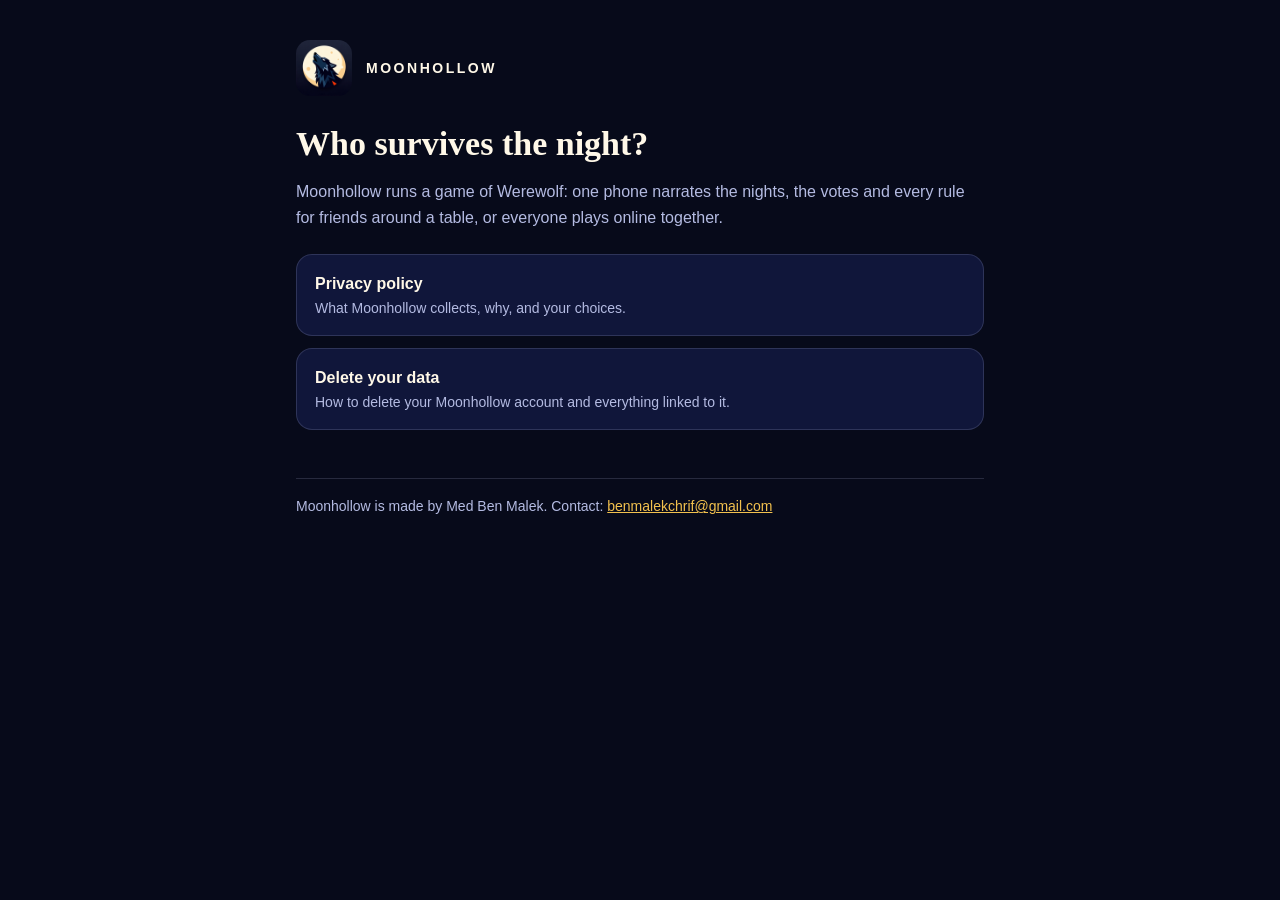
<file: index.html>
<!doctype html>
<html lang="en">
<head>
  <meta charset="utf-8">
  <meta name="viewport" content="width=device-width, initial-scale=1">
  <title>Moonhollow</title>
  <meta name="description" content="Moonhollow: narrate a Werewolf game at the table, or play online with friends.">
  <link rel="icon" href="icon.png">
  <link rel="stylesheet" href="style.css">
</head>
<body>
<main>
  <header><img src="icon.png" alt=""><a href="./">Moonhollow</a></header>
  <h1>Who survives the night?</h1>
  <p class="muted">Moonhollow runs a game of Werewolf: one phone narrates the nights, the votes and every rule for friends around a table, or everyone plays online together.</p>
  <div class="links">
    <a href="privacy.html">Privacy policy<span>What Moonhollow collects, why, and your choices.</span></a>
    <a href="delete-data.html">Delete your data<span>How to delete your Moonhollow account and everything linked to it.</span></a>
  </div>
  <footer>Moonhollow is made by Med Ben Malek. Contact: <a href="mailto:benmalekchrif@gmail.com">benmalekchrif@gmail.com</a></footer>
</main>
</body>
</html>
</file>
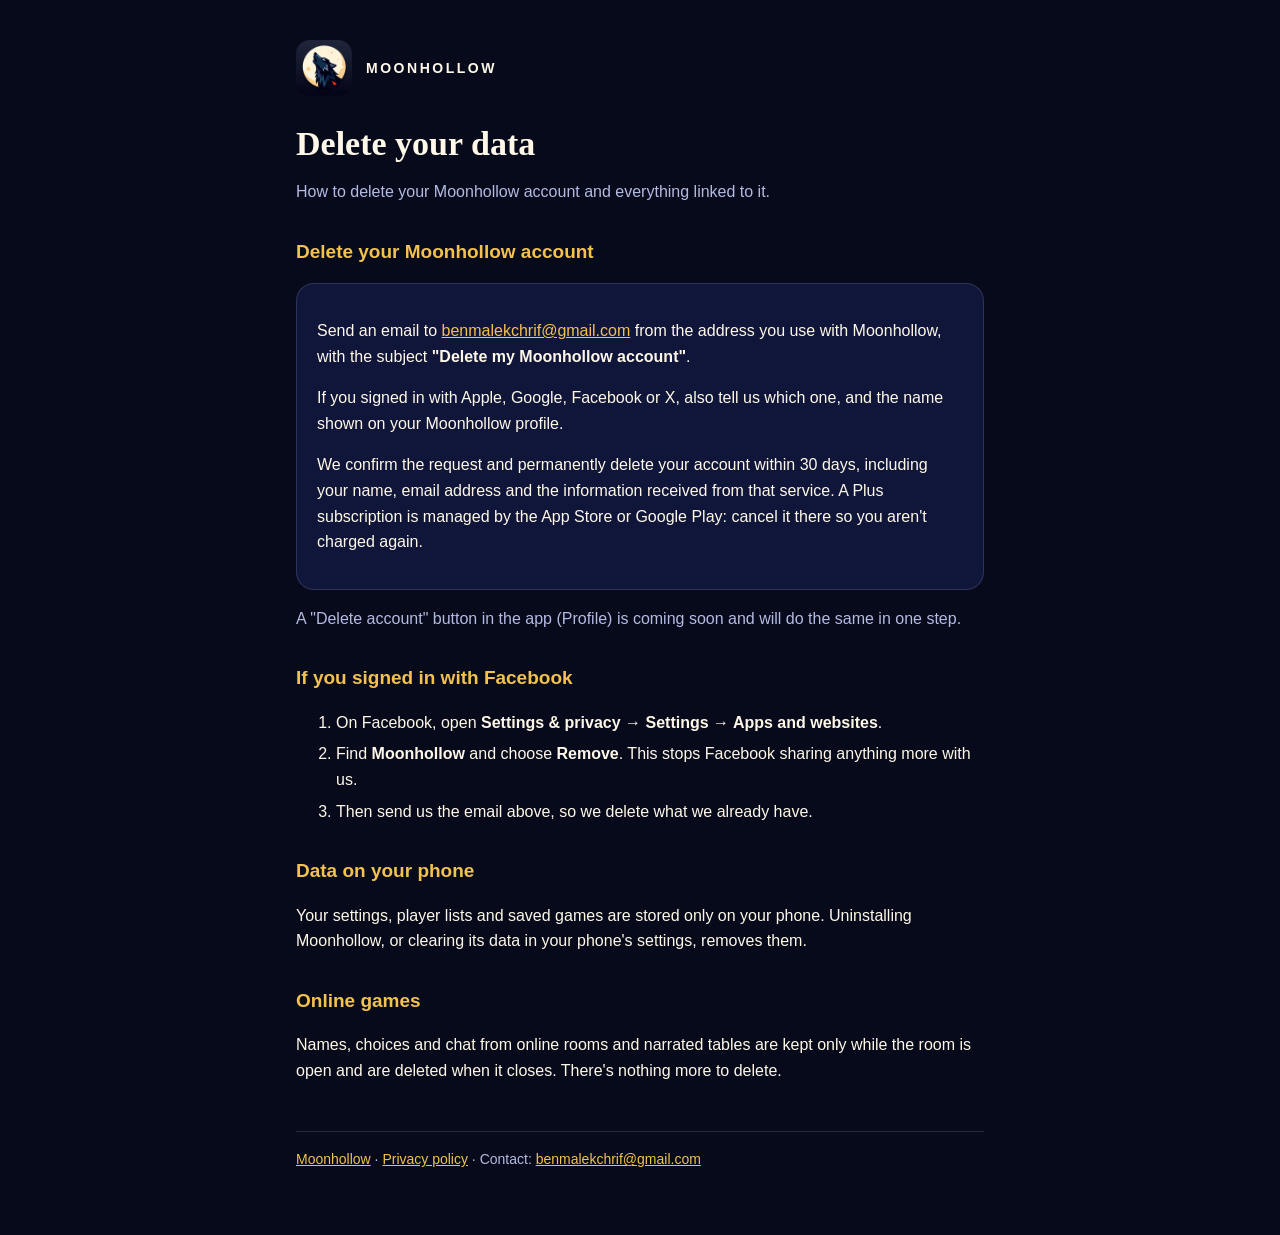
<file: delete-data.html>
<!doctype html>
<html lang="en">
<head>
  <meta charset="utf-8">
  <meta name="viewport" content="width=device-width, initial-scale=1">
  <title>Delete your data · Moonhollow</title>
  <meta name="description" content="How to delete your Moonhollow account and the data linked to it.">
  <link rel="icon" href="icon.png">
  <link rel="stylesheet" href="style.css">
</head>
<body>
<main>
  <header><img src="icon.png" alt=""><a href="./">Moonhollow</a></header>
  <h1>Delete your data</h1>
  <p class="muted">How to delete your Moonhollow account and everything linked to it.</p>

  <h2>Delete your Moonhollow account</h2>
  <div class="card">
    <p>Send an email to <a href="mailto:benmalekchrif@gmail.com?subject=Delete%20my%20Moonhollow%20account">benmalekchrif@gmail.com</a> from the address you use with Moonhollow, with the subject <strong>"Delete my Moonhollow account"</strong>.</p>
    <p>If you signed in with Apple, Google, Facebook or X, also tell us which one, and the name shown on your Moonhollow profile.</p>
    <p>We confirm the request and permanently delete your account within 30 days, including your name, email address and the information received from that service. A Plus subscription is managed by the App Store or Google Play: cancel it there so you aren't charged again.</p>
  </div>
  <p class="muted">A "Delete account" button in the app (Profile) is coming soon and will do the same in one step.</p>

  <h2>If you signed in with Facebook</h2>
  <ol>
    <li>On Facebook, open <strong>Settings &amp; privacy → Settings → Apps and websites</strong>.</li>
    <li>Find <strong>Moonhollow</strong> and choose <strong>Remove</strong>. This stops Facebook sharing anything more with us.</li>
    <li>Then send us the email above, so we delete what we already have.</li>
  </ol>

  <h2>Data on your phone</h2>
  <p>Your settings, player lists and saved games are stored only on your phone. Uninstalling Moonhollow, or clearing its data in your phone's settings, removes them.</p>

  <h2>Online games</h2>
  <p>Names, choices and chat from online rooms and narrated tables are kept only while the room is open and are deleted when it closes. There's nothing more to delete.</p>

  <footer><a href="./">Moonhollow</a> · <a href="privacy.html">Privacy policy</a> · Contact: <a href="mailto:benmalekchrif@gmail.com">benmalekchrif@gmail.com</a></footer>
</main>
</body>
</html>
</file>
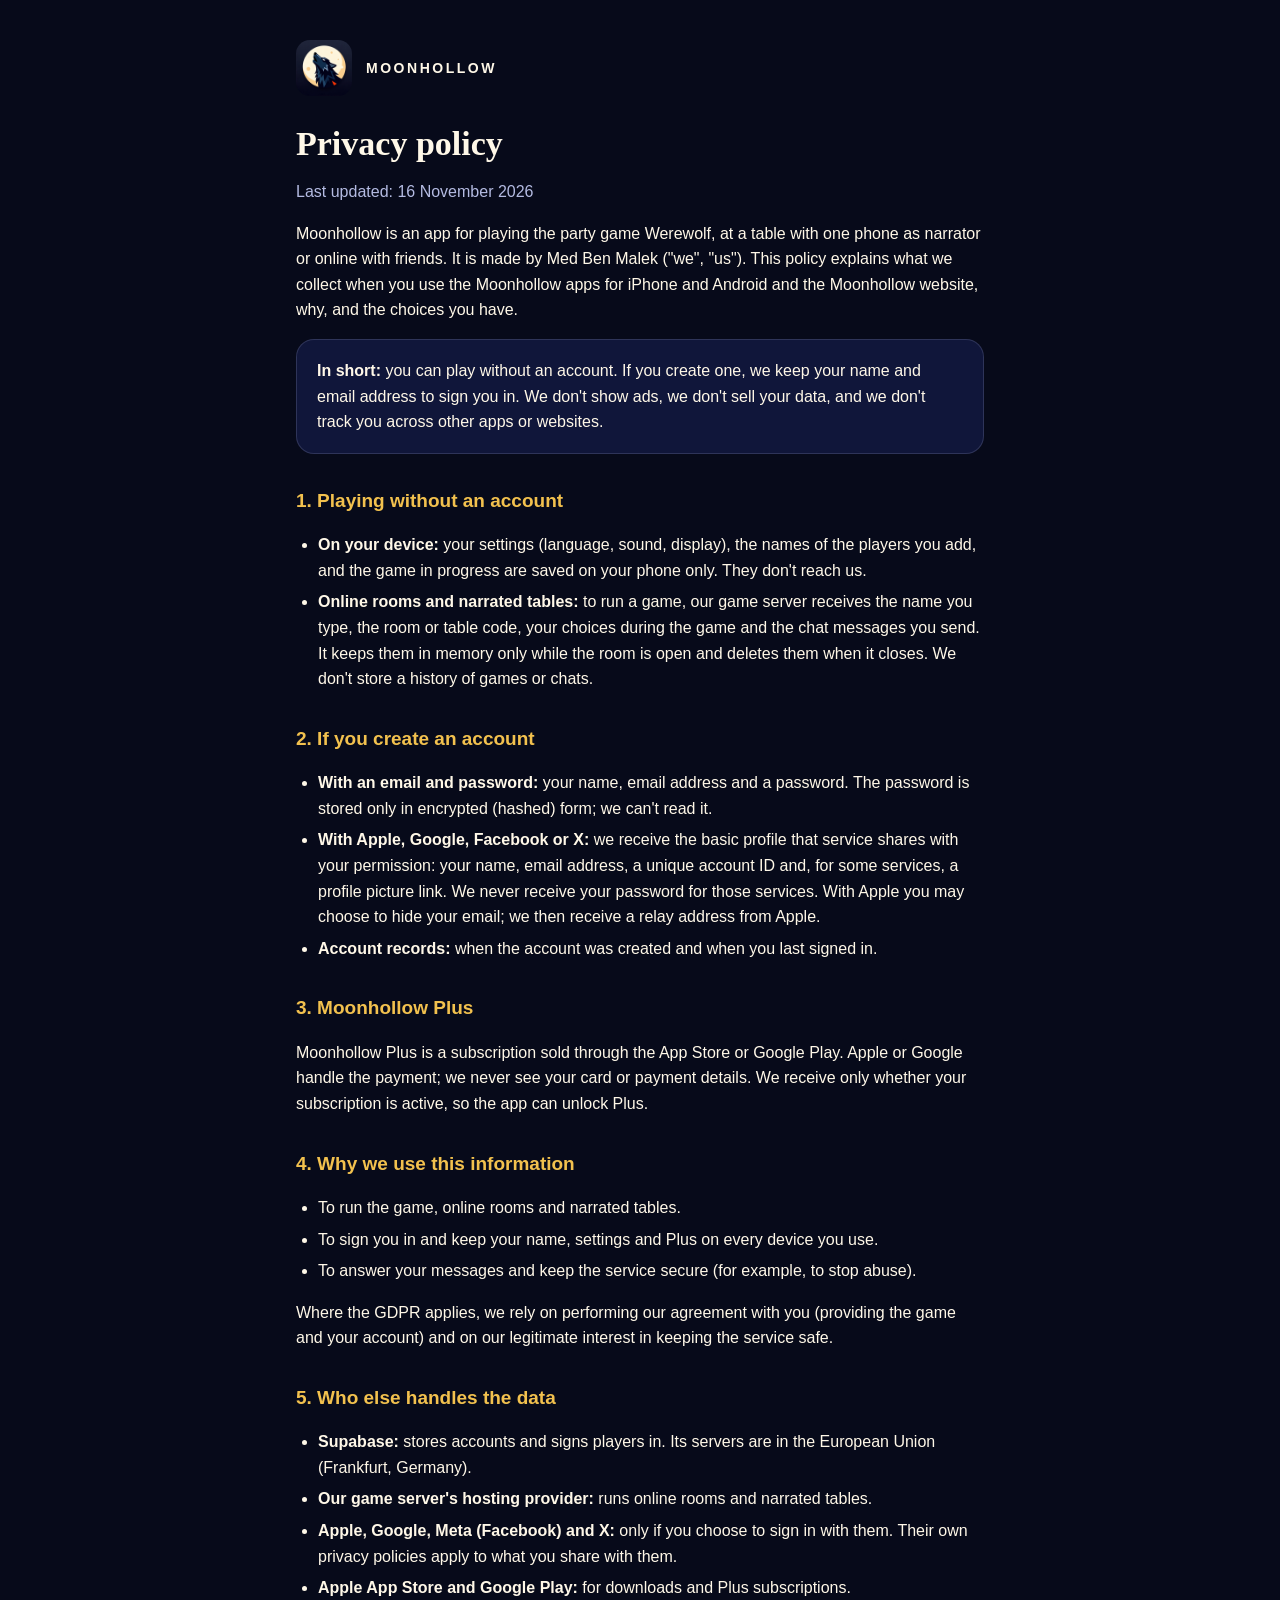
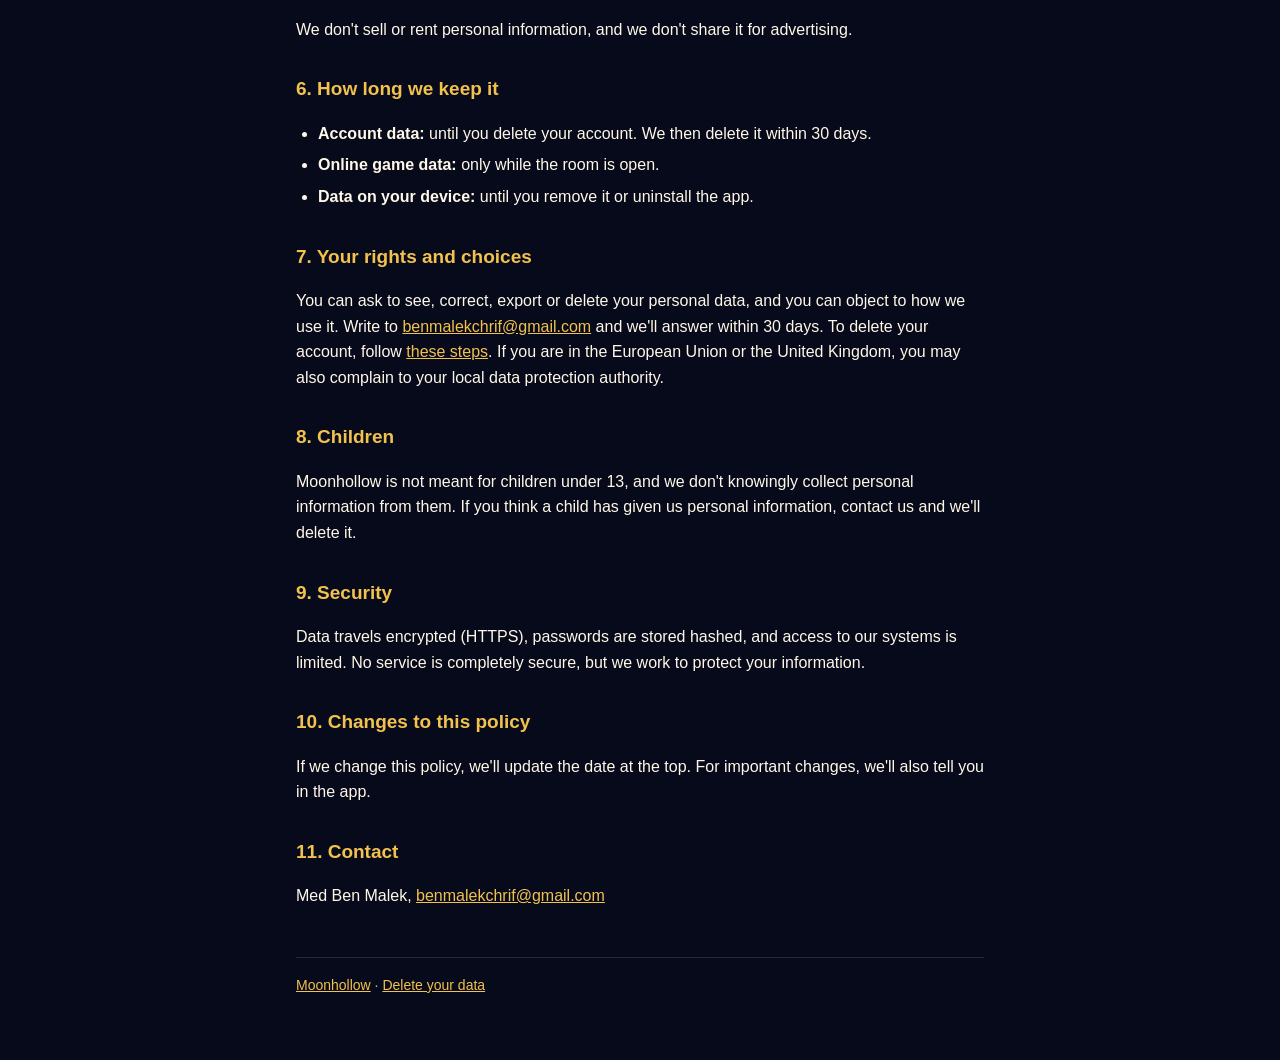
<file: privacy.html>
<!doctype html>
<html lang="en">
<head>
  <meta charset="utf-8">
  <meta name="viewport" content="width=device-width, initial-scale=1">
  <title>Privacy policy · Moonhollow</title>
  <meta name="description" content="Moonhollow's privacy policy: what the app collects, why, and your choices.">
  <link rel="icon" href="icon.png">
  <link rel="stylesheet" href="style.css">
</head>
<body>
<main>
  <header><img src="icon.png" alt=""><a href="./">Moonhollow</a></header>
  <h1>Privacy policy</h1>
  <p class="muted">Last updated: 16 November 2026</p>

  <p>Moonhollow is an app for playing the party game Werewolf, at a table with one phone as narrator or online with friends. It is made by Med Ben Malek ("we", "us"). This policy explains what we collect when you use the Moonhollow apps for iPhone and Android and the Moonhollow website, why, and the choices you have.</p>

  <div class="card">
    <strong>In short:</strong> you can play without an account. If you create one, we keep your name and email address to sign you in. We don't show ads, we don't sell your data, and we don't track you across other apps or websites.
  </div>

  <h2>1. Playing without an account</h2>
  <ul>
    <li><strong>On your device:</strong> your settings (language, sound, display), the names of the players you add, and the game in progress are saved on your phone only. They don't reach us.</li>
    <li><strong>Online rooms and narrated tables:</strong> to run a game, our game server receives the name you type, the room or table code, your choices during the game and the chat messages you send. It keeps them in memory only while the room is open and deletes them when it closes. We don't store a history of games or chats.</li>
  </ul>

  <h2>2. If you create an account</h2>
  <ul>
    <li><strong>With an email and password:</strong> your name, email address and a password. The password is stored only in encrypted (hashed) form; we can't read it.</li>
    <li><strong>With Apple, Google, Facebook or X:</strong> we receive the basic profile that service shares with your permission: your name, email address, a unique account ID and, for some services, a profile picture link. We never receive your password for those services. With Apple you may choose to hide your email; we then receive a relay address from Apple.</li>
    <li><strong>Account records:</strong> when the account was created and when you last signed in.</li>
  </ul>

  <h2>3. Moonhollow Plus</h2>
  <p>Moonhollow Plus is a subscription sold through the App Store or Google Play. Apple or Google handle the payment; we never see your card or payment details. We receive only whether your subscription is active, so the app can unlock Plus.</p>

  <h2>4. Why we use this information</h2>
  <ul>
    <li>To run the game, online rooms and narrated tables.</li>
    <li>To sign you in and keep your name, settings and Plus on every device you use.</li>
    <li>To answer your messages and keep the service secure (for example, to stop abuse).</li>
  </ul>
  <p>Where the GDPR applies, we rely on performing our agreement with you (providing the game and your account) and on our legitimate interest in keeping the service safe.</p>

  <h2>5. Who else handles the data</h2>
  <ul>
    <li><strong>Supabase:</strong> stores accounts and signs players in. Its servers are in the European Union (Frankfurt, Germany).</li>
    <li><strong>Our game server's hosting provider:</strong> runs online rooms and narrated tables.</li>
    <li><strong>Apple, Google, Meta (Facebook) and X:</strong> only if you choose to sign in with them. Their own privacy policies apply to what you share with them.</li>
    <li><strong>Apple App Store and Google Play:</strong> for downloads and Plus subscriptions.</li>
  </ul>
  <p>We don't sell or rent personal information, and we don't share it for advertising.</p>

  <h2>6. How long we keep it</h2>
  <ul>
    <li><strong>Account data:</strong> until you delete your account. We then delete it within 30 days.</li>
    <li><strong>Online game data:</strong> only while the room is open.</li>
    <li><strong>Data on your device:</strong> until you remove it or uninstall the app.</li>
  </ul>

  <h2>7. Your rights and choices</h2>
  <p>You can ask to see, correct, export or delete your personal data, and you can object to how we use it. Write to <a href="mailto:benmalekchrif@gmail.com">benmalekchrif@gmail.com</a> and we'll answer within 30 days. To delete your account, follow <a href="delete-data.html">these steps</a>. If you are in the European Union or the United Kingdom, you may also complain to your local data protection authority.</p>

  <h2>8. Children</h2>
  <p>Moonhollow is not meant for children under 13, and we don't knowingly collect personal information from them. If you think a child has given us personal information, contact us and we'll delete it.</p>

  <h2>9. Security</h2>
  <p>Data travels encrypted (HTTPS), passwords are stored hashed, and access to our systems is limited. No service is completely secure, but we work to protect your information.</p>

  <h2>10. Changes to this policy</h2>
  <p>If we change this policy, we'll update the date at the top. For important changes, we'll also tell you in the app.</p>

  <h2>11. Contact</h2>
  <p>Med Ben Malek, <a href="mailto:benmalekchrif@gmail.com">benmalekchrif@gmail.com</a></p>

  <footer><a href="./">Moonhollow</a> · <a href="delete-data.html">Delete your data</a></footer>
</main>
</body>
</html>
</file>
<file: style.css>
:root {
  --bg: #070a1a;
  --panel: #10163a;
  --text: #fff8e8;
  --muted: #b4bbe2;
  --gold: #f2c14e;
  --line: rgba(180, 187, 226, 0.18);
}
* { box-sizing: border-box; }
html { -webkit-text-size-adjust: 100%; }
body {
  margin: 0;
  background: var(--bg);
  color: var(--text);
  font: 16px/1.6 -apple-system, BlinkMacSystemFont, "Segoe UI", Roboto, "Helvetica Neue", Arial, sans-serif;
}
main { max-width: 720px; margin: 0 auto; padding: 40px 16px 64px; }
header { display: flex; align-items: center; gap: 14px; margin-bottom: 28px; }
header img { width: 56px; height: 56px; border-radius: 14px; }
header a { color: var(--text); text-decoration: none; font-weight: 700; letter-spacing: 0.18em; text-transform: uppercase; font-size: 14px; }
h1 { font-family: Georgia, "Times New Roman", serif; font-size: 34px; line-height: 1.15; margin: 0 0 8px; }
h2 { font-size: 19px; margin: 32px 0 8px; color: var(--gold); }
p, li { color: var(--text); }
.muted { color: var(--muted); }
a { color: var(--gold); }
ul { padding-left: 22px; }
li { margin: 6px 0; }
.card { background: var(--panel); border: 1px solid var(--line); border-radius: 18px; padding: 18px 20px; margin: 16px 0; }
.links { display: grid; gap: 12px; margin-top: 24px; }
.links a { display: block; background: var(--panel); border: 1px solid var(--line); border-radius: 16px; padding: 16px 18px; text-decoration: none; color: var(--text); font-weight: 600; }
.links a span { display: block; font-weight: 400; color: var(--muted); font-size: 14px; }
footer { margin-top: 48px; padding-top: 16px; border-top: 1px solid var(--line); color: var(--muted); font-size: 14px; }
</file>
